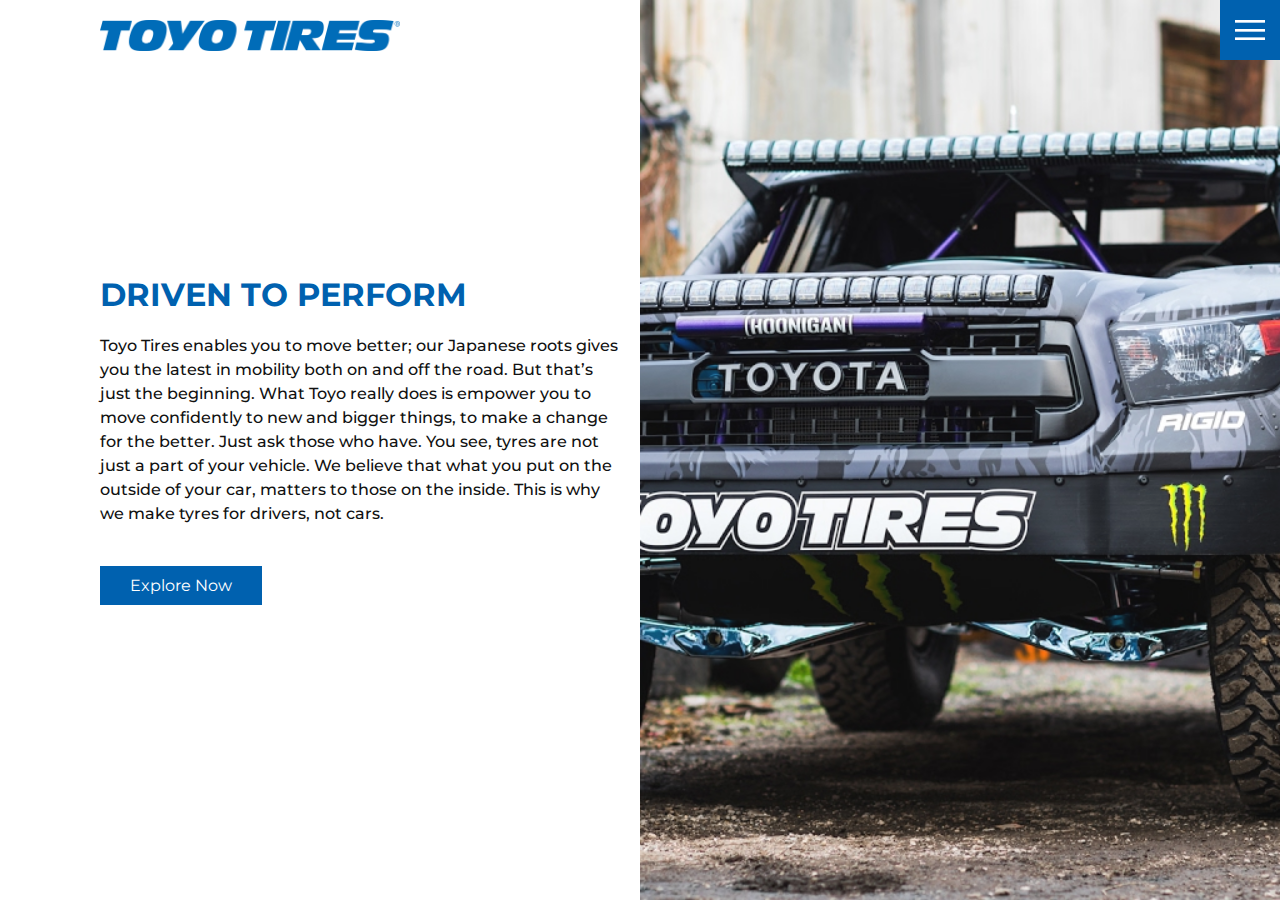
<file: MD_WD01/index.html>
<!DOCTYPE html>
<html lang="en">
  <head>
    <meta charset="UTF-8" />
    <meta http-equiv="X-UA-Compatible" content="IE=edge" />
    <meta name="viewport" content="width=device-width, initial-scale=1.0" />
    <link rel="stylesheet" href="./css/main.css" />
    <link rel="icon" href="./images/favicon.png" />
    <title>Toyo Tires | Homepage</title>
  </head>
  <body>
    <header>
      <div>
        <a href="./index.html">
          <img src="./images/logo.png" class="logo" alt="logo" />
        </a>
      </div>
      <div class="toogle"></div>
      <div class="navigation">
        <ul>
          <li>
            <a href="index.html">Home</a>
          </li>
          <li>
            <a href="products.html">Products</a>
          </li>
          <li>
            <a href="contact.html">Contact</a>
          </li>
        </ul>
        <div class="social-bar">
          <ul>
            <li>
              <a href="https://www.facebook.com/toyotiresnz/" target="_blank">
                <i class="fa-brands fa-facebook"></i>
              </a>
            </li>
            <li>
              <a
                href="https://twitter.com/ToyoTires?ref_src=twsrc%5Egoogle%7Ctwcamp%5Eserp%7Ctwgr%5Eauthor"
                target="_blank"
              >
                <i class="fa-brands fa-twitter"></i>
              </a>
            </li>
            <li>
              <a
                href="https://www.instagram.com/toyotires_nz/?hl=en"
                target="_blank"
              >
                <i class="fa-brands fa-instagram"></i>
              </a>
            </li>
          </ul>
          <a href="mailto:toyo@yhi.co.nz" class="email_icon">
            <i class="fa-solid fa-message"></i>
          </a>
        </div>
      </div>
    </header>
    <section class="home">
      <img src="images/home-img.jpg" class="home-img" alt="home image" />
      <div class="home-content">
        <h1>Driven to Perform</h1>
        <p>
          Toyo Tires enables you to move better; our Japanese roots gives you
          the latest in mobility both on and off the road. But that’s just the
          beginning. What Toyo really does is empower you to move confidently to
          new and bigger things, to make a change for the better. Just ask those
          who have. You see, tyres are not just a part of your vehicle. We
          believe that what you put on the outside of your car, matters to those
          on the inside. This is why we make tyres for drivers, not cars.
        </p>
        <a href="./products.html" class="btn">Explore Now</a>
      </div>
    </section>
    <script src="js/script.js"></script>
  </body>
</html>
</file>
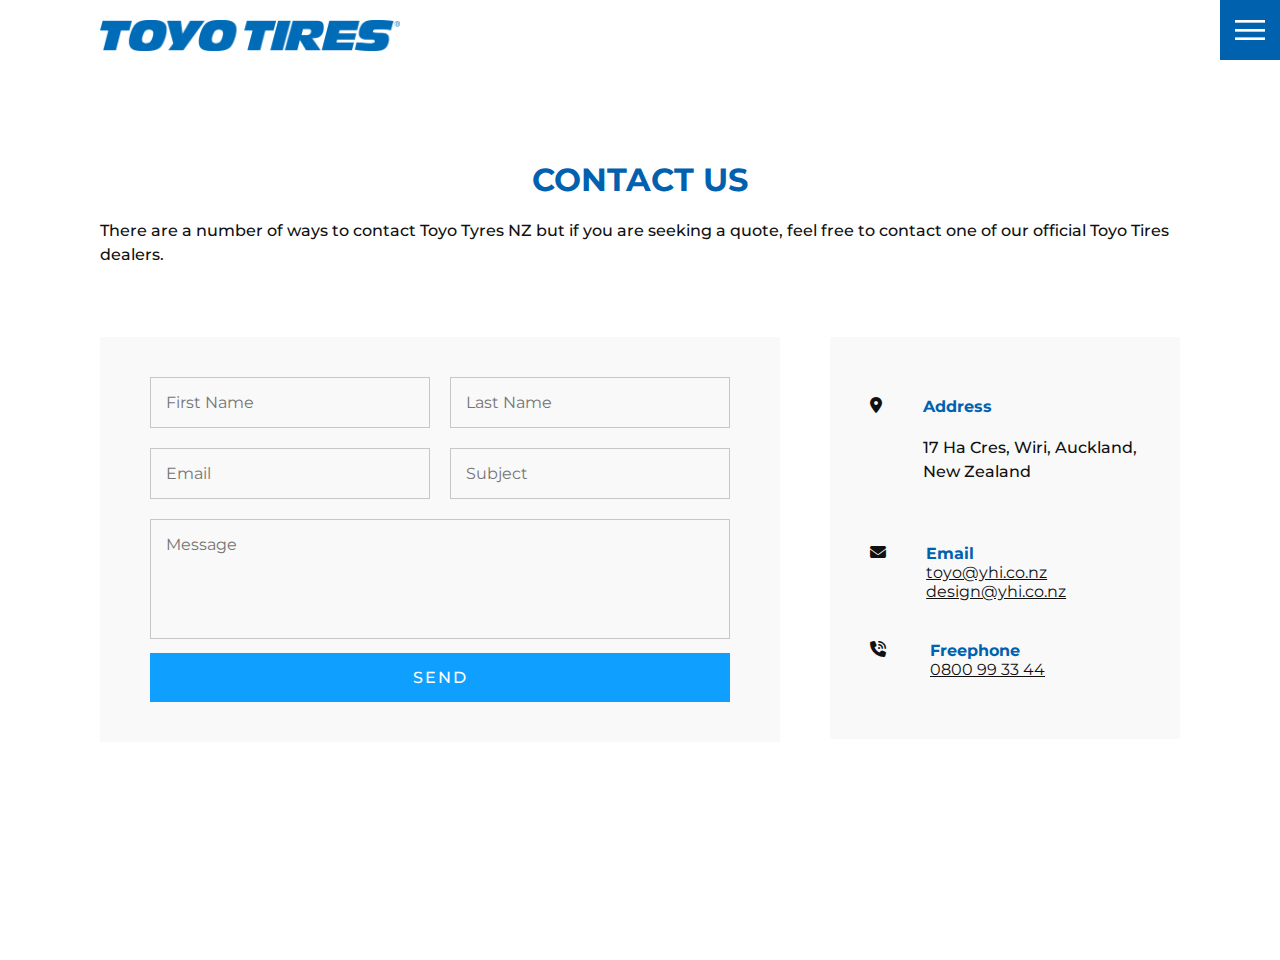
<file: MD_WD01/contact.html>
<!DOCTYPE html>
<html lang="en">
  <head>
    <meta charset="UTF-8" />
    <meta http-equiv="X-UA-Compatible" content="IE=edge" />
    <meta name="viewport" content="width=device-width, initial-scale=1.0" />
    <link rel="stylesheet" href="./css/main.css" />
    <link rel="icon" href="./images/favicon.png" />
    <title>Toyo Tires | Contact</title>
  </head>
  <body>
    <header>
      <div>
        <a href="./index.html">
          <img src="./images/logo.png" class="logo" alt="logo" />
        </a>
      </div>
      <div class="toogle"></div>
      <div class="navigation">
        <ul>
          <li>
            <a href="index.html">Home</a>
          </li>
          <li>
            <a href="products.html">Products</a>
          </li>
          <li>
            <a href="contact.html">Contact</a>
          </li>
        </ul>
        <div class="social-bar">
          <ul>
            <li>
              <a href="https://www.facebook.com/toyotiresnz/" target="_blank">
                <i class="fa-brands fa-facebook"></i>
              </a>
            </li>
            <li>
              <a
                href="https://twitter.com/ToyoTires?ref_src=twsrc%5Egoogle%7Ctwcamp%5Eserp%7Ctwgr%5Eauthor" target="_blank"
              >
              <i class="fa-brands fa-twitter"></i>
              </a>
            </li>
            <li>
              <a href="https://www.instagram.com/toyotires_nz/?hl=en" target="_blank">
                <i class="fa-brands fa-instagram"></i>
              </a>
            </li>
          </ul>
          <a href="mailto:toyo@yhi.co.nz" class="email_icon">
            <i class="fa-solid fa-message"></i>
          </a>
        </div>
      </div>
    </header>
    <section>
      <h1><span class="styledText">Contact Us</h1>
      <p>
        There are a number of ways to contact Toyo Tyres NZ but if you are
        seeking a quote, feel free to contact one of our official Toyo Tires
        dealers.
      </p>
      <div class="contact">
        <div class="contact-form">
          <form>
            <div class="row">
              <div class="input50">
                <input type="text" placeholder="First Name" />
              </div>
              <div class="input50">
                <input type="text" placeholder="Last Name" />
              </div>
            </div>
            <div class="row">
              <div class="input50">
                <input type="text" placeholder="Email" />
              </div>
              <div class="input50">
                <input type="text" placeholder="Subject" />
              </div>
            </div>
            <div class="row">
              <div class="input100">
                <textarea placeholder="Message"></textarea>
              </div>
            </div>
            <div class="row">
              <div class="input100">
                <input type="submit" value="Send" />
              </div>
            </div>
          </form>
        </div>
        <div class="contact-info">
          <div class="info-box">
            <i class="fa-solid fa-location-dot"></i>
            <div class="details">
              <h4><span class="styledText">Address</h4>
              <p>17 Ha Cres, Wiri, Auckland, New Zealand</p>
            </div>
          </div>
          <div class="info-box">
            <i class="fa-solid fa-envelope"></i>
            <div class="details">
              <h4><span class="styledText">Email</h4>
              <a href="mailto:toyo@yhi.co.nz">toyo@yhi.co.nz</a>
              <a href="mailto:design@yhi.co.nz">design@yhi.co.nz</a>
            </div>
          </div>
          <div class="info-box">
            <i class="fa-solid fa-phone-volume"></i>
            <div class="details">
              <h4><span class="styledText">Freephone</h4>
              <a href="tel:0800993344">0800 99 33 44</a>
            </div>
          </div>
        </div>
      </div>
    </section>
    <script src="js/script.js"></script>
  </body>
</html>
</file>
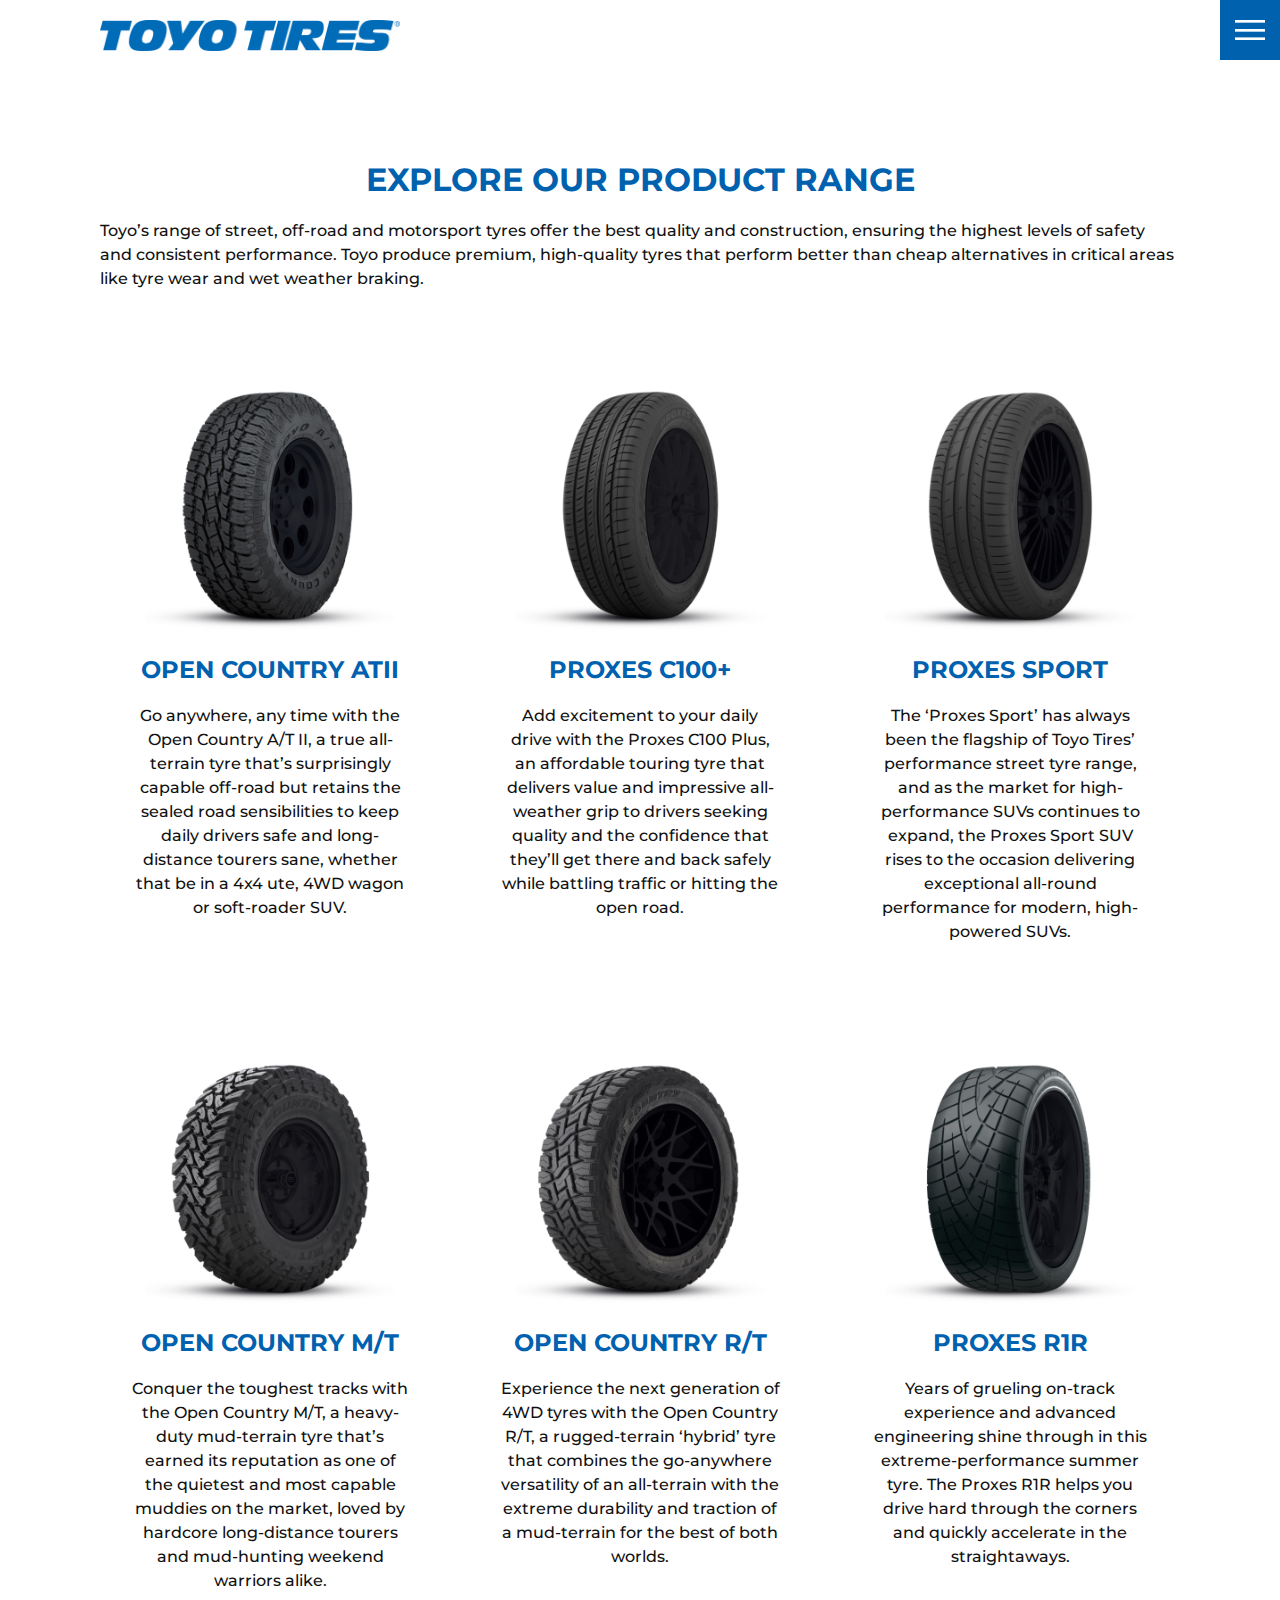
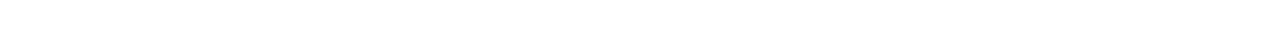
<file: MD_WD01/products.html>
<!DOCTYPE html>
<html lang="en">
  <head>
    <meta charset="UTF-8" />
    <meta http-equiv="X-UA-Compatible" content="IE=edge" />
    <meta name="viewport" content="width=device-width, initial-scale=1.0" />
    <link rel="stylesheet" href="./css/main.css" />
    <link rel="icon" href="./images/favicon.png" />
    <title>Toyo Tires | Products</title>
  </head>
  <body>
    <header>
      <div>
        <a href="./index.html">
          <img src="./images/logo.png" class="logo" alt="logo" />
        </a>
      </div>
      <div class="toogle"></div>
      <div class="navigation">
        <ul>
          <li>
            <a href="index.html">Home</a>
          </li>
          <li>
            <a href="products.html">Products</a>
          </li>
          <li>
            <a href="contact.html">Contact</a>
          </li>
        </ul>
        <div class="social-bar">
          <ul>
            <li>
              <a href="https://www.facebook.com/toyotiresnz/" target="_blank">
                <i class="fa-brands fa-facebook"></i>
              </a>
            </li>
            <li>
              <a
                href="https://twitter.com/ToyoTires?ref_src=twsrc%5Egoogle%7Ctwcamp%5Eserp%7Ctwgr%5Eauthor"
                target="_blank"
              >
                <i class="fa-brands fa-twitter"></i>
              </a>
            </li>
            <li>
              <a
                href="https://www.instagram.com/toyotires_nz/?hl=en"
                target="_blank"
              >
                <i class="fa-brands fa-instagram"></i>
              </a>
            </li>
          </ul>
          <a href="mailto:toyo@yhi.co.nz" class="email_icon">
            <i class="fa-solid fa-message"></i>
          </a>
        </div>
      </div>
    </header>
    <section>
      <h1>Explore Our Product Range</h1>
      <p>
        Toyo’s range of street, off-road and motorsport tyres offer the best
        quality and construction, ensuring the highest levels of safety and
        consistent performance. Toyo produce premium, high-quality tyres that
        perform better than cheap alternatives in critical areas like tyre wear
        and wet weather braking.
      </p>
      <div class="products">
        <div class="product">
          <div class="icon">
            <img src="images/OPAT.jpg" alt="img" />
            <h2>Open Country ATII</h2>
            <p>
              Go anywhere, any time with the Open Country A/T II, a true
              all-terrain tyre that’s surprisingly capable off-road but retains
              the sealed road sensibilities to keep daily drivers safe and
              long-distance tourers sane, whether that be in a 4x4 ute, 4WD
              wagon or soft-roader SUV.
            </p>
          </div>
        </div>
        <div class="product">
          <div class="icon">
            <img src="images/c100.jpg" alt="img" />
            <h2>Proxes C100+</h2>
            <p>
              Add excitement to your daily drive with the Proxes C100 Plus, an
              affordable touring tyre that delivers value and impressive
              all-weather grip to drivers seeking quality and the confidence
              that they’ll get there and back safely while battling traffic or
              hitting the open road.
            </p>
          </div>
        </div>
        <div class="product">
          <div class="icon">
            <img src="images/Proxessport.jpg" alt="img" />
            <h2>Proxes Sport</h2>
            <p>
              The ‘Proxes Sport’ has always been the flagship of Toyo Tires’
              performance street tyre range, and as the market for
              high-performance SUVs continues to expand, the Proxes Sport SUV
              rises to the occasion delivering exceptional all-round performance
              for modern, high-powered SUVs.
            </p>
          </div>
        </div>
        <div class="product">
          <div class="icon">
            <img src="images/OPMT.jpg" alt="img" />
            <h2>Open Country M/T</h2>
            <p>
              Conquer the toughest tracks with the Open Country M/T, a
              heavy-duty mud-terrain tyre that’s earned its reputation as one of
              the quietest and most capable muddies on the market, loved by
              hardcore long-distance tourers and mud-hunting weekend warriors
              alike.
            </p>
          </div>
        </div>
        <div class="product">
          <div class="icon">
            <img src="images/OPRT.jpg" alt="img" />
            <h2>Open Country R/T</h2>
            <p>
              Experience the next generation of 4WD tyres with the Open Country
              R/T, a rugged-terrain ‘hybrid’ tyre that combines the go-anywhere
              versatility of an all-terrain with the extreme durability and
              traction of a mud-terrain for the best of both worlds.
            </p>
          </div>
        </div>
        <div class="product">
          <div class="icon">
            <img src="images/R1R.jpg" alt="img" />
            <h2>Proxes R1R</h2>
            <p>
              Years of grueling on-track experience and advanced engineering
              shine through in this extreme-performance summer tyre. The Proxes
              R1R helps you drive hard through the corners and quickly
              accelerate in the straightaways.
            </p>
          </div>
        </div>
      </div>
    </section>
    <script src="js/script.js"></script>
  </body>
</html>
</file>
<file: MD_WD01/css/main.css>
@import url("https://necolas.github.io/normalize.css");
@import url("https://fonts.googleapis.com/css2?family=Montserrat:ital,wght@0,200;0,400;0,700;1,200;1,400;1,700&display=swap");
@import url("https://cdnjs.cloudflare.com/ajax/libs/font-awesome/6.1.2/css/all.min.css");
@import url("./global.css");
@import url("./style.css");
@import url("./typography.css");
@import url("./layout.css");
</file>
